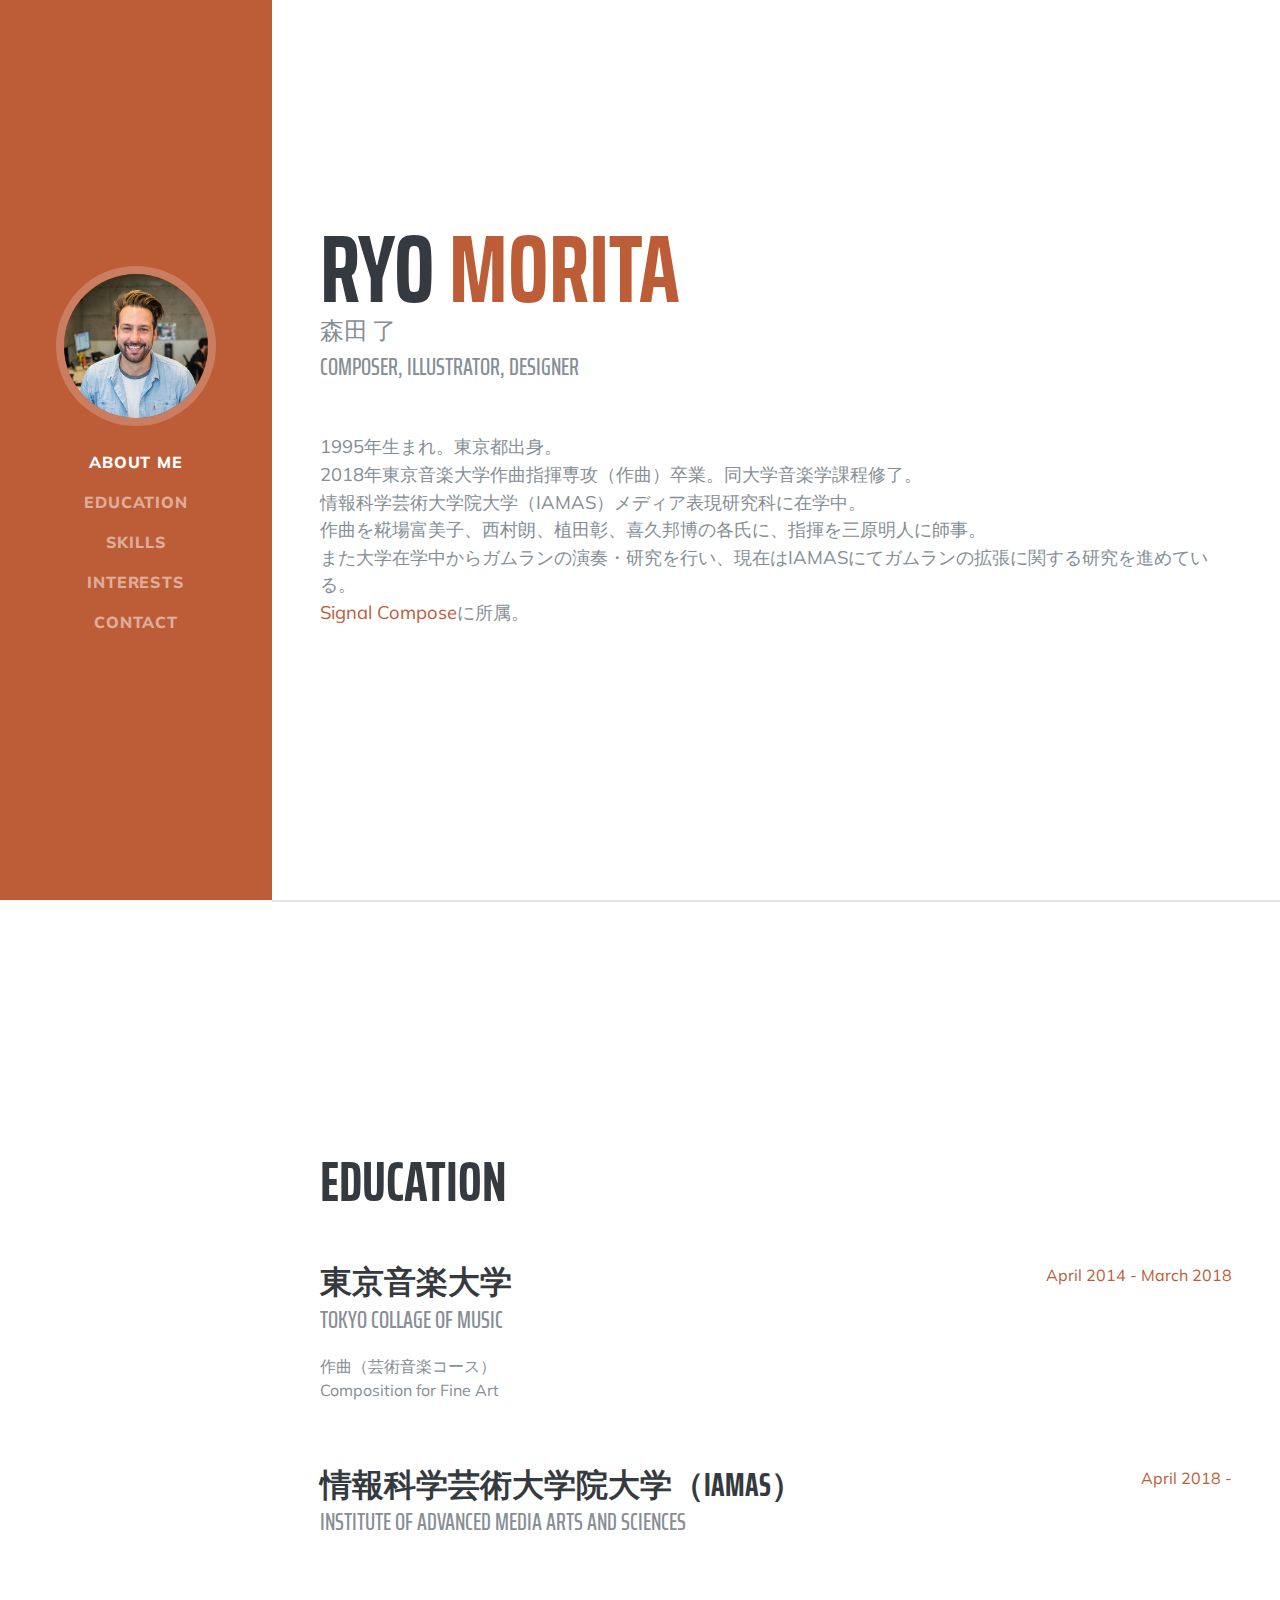
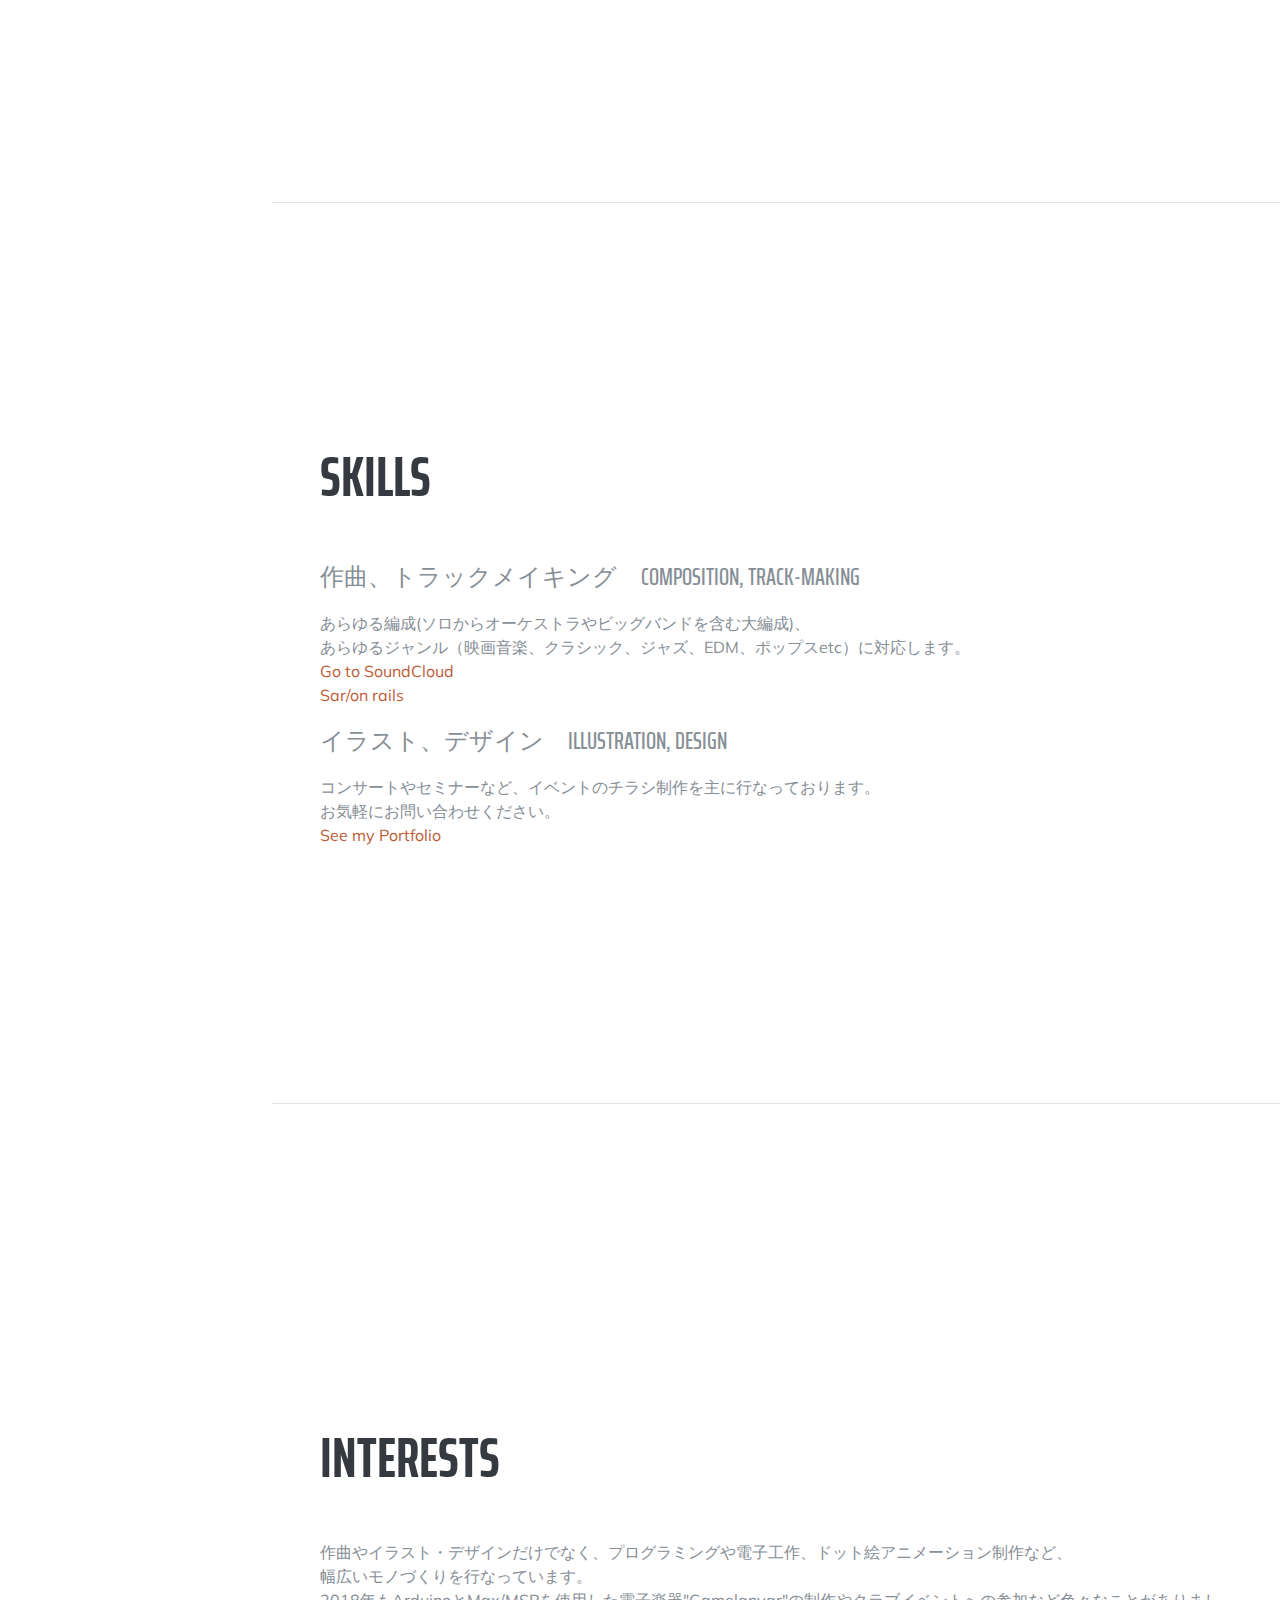
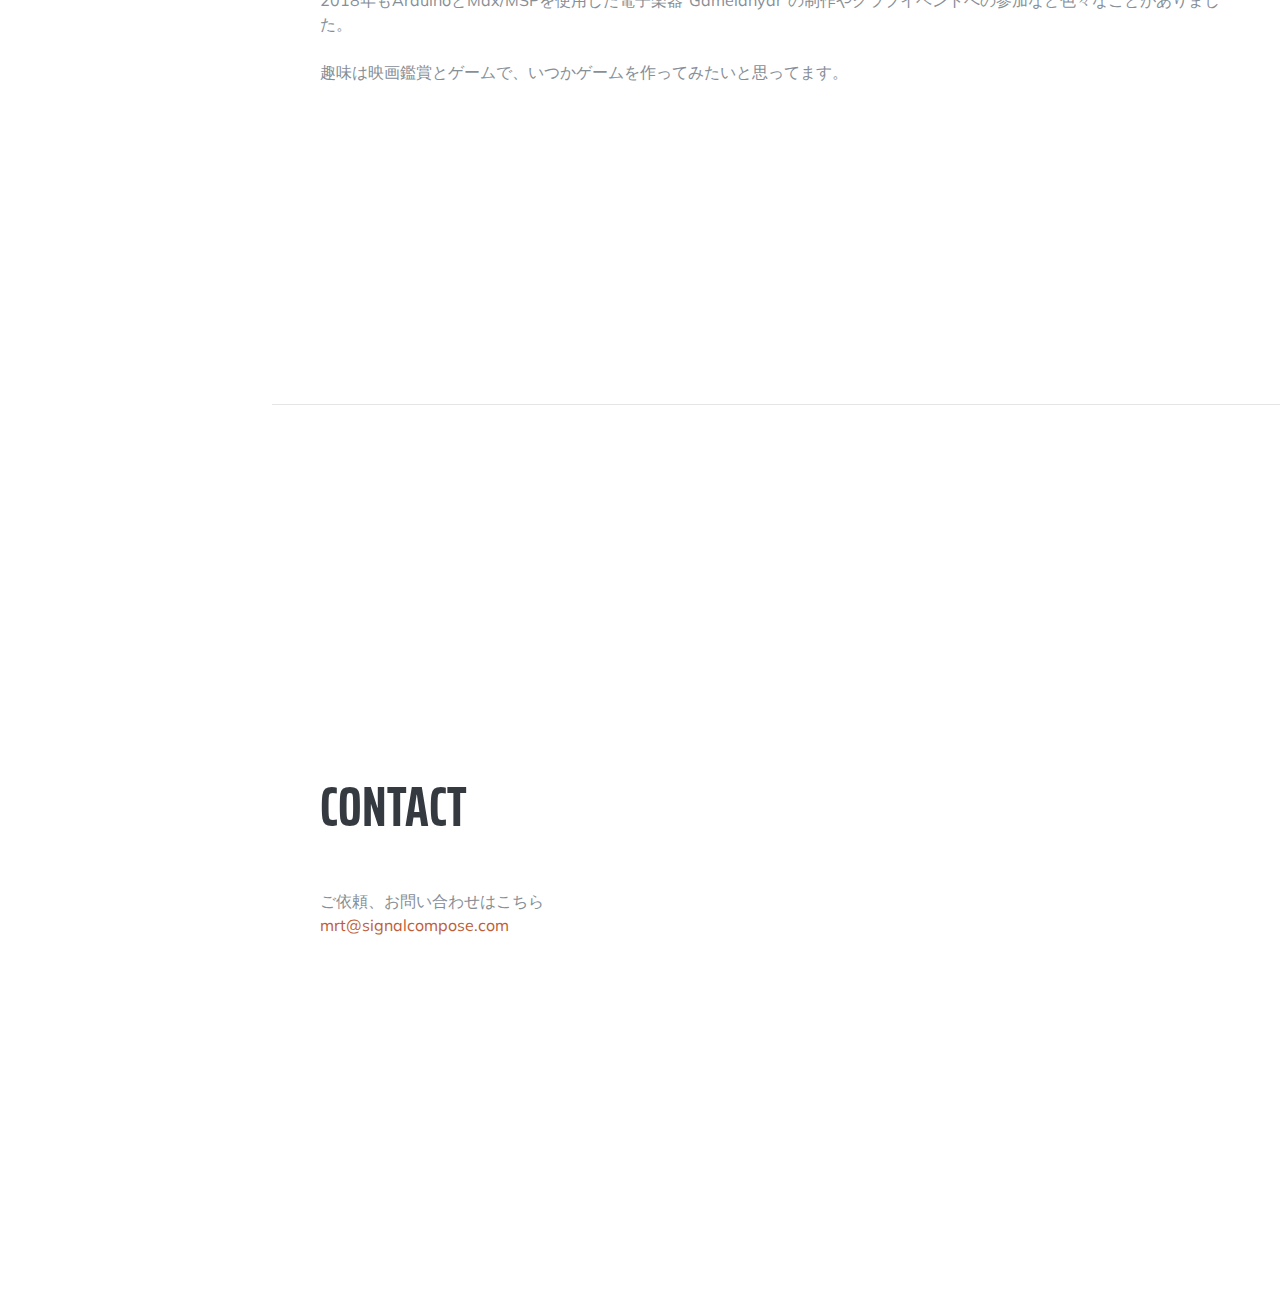
<file: index.html>
<!DOCTYPE html>
<html lang="ja">

<head>

  <meta charset="utf-8">
  <meta name="viewport" content="width=device-width, initial-scale=1, shrink-to-fit=no">
  <meta name="description" content="">
  <meta name="author" content="">

  <title>Ryo Morita</title>

  <!-- Bootstrap core CSS -->
  <link href="vendor/bootstrap/css/bootstrap.min.css" rel="stylesheet">

  <!-- Custom fonts for this template -->
  <link href="https://fonts.googleapis.com/css?family=Saira+Extra+Condensed:500,700" rel="stylesheet">
  <link href="https://fonts.googleapis.com/css?family=Muli:400,400i,800,800i" rel="stylesheet">
  <link href="vendor/fontawesome-free/css/all.min.css" rel="stylesheet">

  <!-- Custom styles for this template -->
  <link href="css/resume.min.css" rel="stylesheet">

</head>

<body id="page-top">

  <nav class="navbar navbar-expand-lg navbar-dark bg-primary fixed-top" id="sideNav">
    <a class="navbar-brand js-scroll-trigger" href="#page-top">
      <span class="d-block d-lg-none">Ryo Morita</span>
      <span class="d-none d-lg-block">
        <img class="img-fluid img-profile rounded-circle mx-auto mb-2" src="img/profile.jpg" alt="">
      </span>
    </a>
    <button class="navbar-toggler" type="button" data-toggle="collapse" data-target="#navbarSupportedContent" aria-controls="navbarSupportedContent" aria-expanded="false" aria-label="Toggle navigation">
      <span class="navbar-toggler-icon"></span>
    </button>
    <div class="collapse navbar-collapse" id="navbarSupportedContent">
      <ul class="navbar-nav">
        <li class="nav-item">
          <a class="nav-link js-scroll-trigger" href="#about">About ME</a>
        </li>
        <!-- <li class="nav-item">
          <a class="nav-link js-scroll-trigger" href="#experience">Experience</a>
        </li> -->
        <li class="nav-item">
          <a class="nav-link js-scroll-trigger" href="#education">Education</a>
        </li>
        <li class="nav-item">
          <a class="nav-link js-scroll-trigger" href="#skills">Skills</a>
        </li>
        <li class="nav-item">
          <a class="nav-link js-scroll-trigger" href="#interests">Interests</a>
        </li>
        <!-- <li class="nav-item">
          <a class="nav-link js-scroll-trigger" href="#awards">Awards</a>
        </li> -->
        <li class="nav-item">
          <a class="nav-link js-scroll-trigger" href="#contact">Contact</a>
        </li>
      </ul>
    </div>
  </nav>

  <div class="container-fluid p-0">

    <section class="resume-section p-3 p-lg-5 d-flex align-items-center" id="about">
      <div class="w-100">
        <h1 class="mb-0">Ryo
          <span class="text-primary">Morita</span>
        </h1>
        <!-- testtesttest -->
        <!-- <div class="subheading mb-5">3542 Berry Street · Cheyenne Wells, CO 80810 · (317) 585-8468 ·
          <a href="mailto:mrt@signalcompose.com">mrt@signalcompose.com</a>
        </div> -->
        <div class="subheading mb-5">森田 了
          <div>Composer, Illustrator, Designer</div>
        </div>

        <p class="lead mb-5">
          1995年生まれ。東京都出身。</br>
          2018年東京音楽大学作曲指揮専攻（作曲）卒業。同大学音楽学課程修了。</br>
          情報科学芸術大学院大学（IAMAS）メディア表現研究科に在学中。</br>
          作曲を糀場富美子、西村朗、植田彰、喜久邦博の各氏に、指揮を三原明人に師事。</br>
          また大学在学中からガムランの演奏・研究を行い、現在はIAMASにてガムランの拡張に関する研究を進めている。</br>
          <a href="http://signalcompose.com/">Signal Compose</a>に所属。</br>
        </p>

        <div class="social-icons">
          <!-- <a href="#">
            <i class="fab fa-linkedin-in"></i>
          </a>
          <a href="#">
            <i class="fab fa-github"></i>
          </a>
          <a href="#">
            <i class="fab fa-twitter"></i>
          </a>
          <a href="#">
            <i class="fab fa-facebook-f"></i>
          </a> -->
        </div>
      </div>
    </section>

    <hr class="m-0">

    <!-- <section class="resume-section p-3 p-lg-5 d-flex justify-content-center" id="experience">
      <div class="w-100">
        <h2 class="mb-5">Experience</h2>

        <div class="resume-item d-flex flex-column flex-md-row justify-content-between mb-5">
          <div class="resume-content">
            <h3 class="mb-0">Senior Web Developer</h3>
            <div class="subheading mb-3">Intelitec Solutions</div>
            <p>Bring to the table win-win survival strategies to ensure proactive domination. At the end of the day, going forward, a new normal that has evolved from generation X is on the runway heading towards a streamlined cloud solution. User generated content in real-time will have multiple touchpoints for offshoring.</p>
          </div>
          <div class="resume-date text-md-right">
            <span class="text-primary">March 2013 - Present</span>
          </div>
        </div>

        <div class="resume-item d-flex flex-column flex-md-row justify-content-between mb-5">
          <div class="resume-content">
            <h3 class="mb-0">Web Developer</h3>
            <div class="subheading mb-3">Intelitec Solutions</div>
            <p>Capitalize on low hanging fruit to identify a ballpark value added activity to beta test. Override the digital divide with additional clickthroughs from DevOps. Nanotechnology immersion along the information highway will close the loop on focusing solely on the bottom line.</p>
          </div>
          <div class="resume-date text-md-right">
            <span class="text-primary">December 2011 - March 2013</span>
          </div>
        </div>

        <div class="resume-item d-flex flex-column flex-md-row justify-content-between mb-5">
          <div class="resume-content">
            <h3 class="mb-0">Junior Web Designer</h3>
            <div class="subheading mb-3">Shout! Media Productions</div>
            <p>Podcasting operational change management inside of workflows to establish a framework. Taking seamless key performance indicators offline to maximise the long tail. Keeping your eye on the ball while performing a deep dive on the start-up mentality to derive convergence on cross-platform integration.</p>
          </div>
          <div class="resume-date text-md-right">
            <span class="text-primary">July 2010 - December 2011</span>
          </div>
        </div>

        <div class="resume-item d-flex flex-column flex-md-row justify-content-between">
          <div class="resume-content">
            <h3 class="mb-0">Web Design Intern</h3>
            <div class="subheading mb-3">Shout! Media Productions</div>
            <p>Collaboratively administrate empowered markets via plug-and-play networks. Dynamically procrastinate B2C users after installed base benefits. Dramatically visualize customer directed convergence without revolutionary ROI.</p>
          </div>
          <div class="resume-date text-md-right">
            <span class="text-primary">September 2008 - June 2010</span>
          </div>
        </div>

      </div>

    </section> -->

    <hr class="m-0">

    <section class="resume-section p-3 p-lg-5 d-flex align-items-center" id="education">
      <div class="w-100">
        <h2 class="mb-5">Education</h2>

        <div class="resume-item d-flex flex-column flex-md-row justify-content-between mb-5">
          <div class="resume-content">
            <h3 class="mb-0">東京音楽大学</h3>
            <div class="subheading mb-3">Tokyo Collage of Music</div>
            <div>作曲（芸術音楽コース）</div>
            <p>Composition for Fine Art</p>
          </div>
          <div class="resume-date text-md-right">
            <span class="text-primary">April 2014 - March 2018</span>
          </div>
        </div>

        <div class="resume-item d-flex flex-column flex-md-row justify-content-between">
          <div class="resume-content">
            <h3 class="mb-0">情報科学芸術大学院大学（IAMAS）</h3>
            <div class="subheading mb-3">Institute of Advanced Media Arts and Sciences</div>
            <!-- <p>GPA: 3.56</p> -->
          </div>
          <div class="resume-date text-md-right">
            <span class="text-primary">April 2018 -</span>
          </div>
        </div>

      </div>
    </section>

    <hr class="m-0">

    <section class="resume-section p-3 p-lg-5 d-flex align-items-center" id="skills">
      <div class="w-100">
        <h2 class="mb-5">Skills</h2>

        <div class="subheading mb-3">作曲、トラックメイキング　Composition, Track-making</div>
          <div>あらゆる編成(ソロからオーケストラやビッグバンドを含む大編成)、</div>
          <div>あらゆるジャンル（映画音楽、クラシック、ジャズ、EDM、ポップスetc）に対応します。</div>
          <a href="https://soundcloud.com/ryo_morita/tracks" target=”_blank”>Go to SoundCloud</a><br>
          <a href="https://morita-ryo.com/saronrails.html" target=”_blank”>Sar/on rails</a>

        <ul class="list-inline dev-icons">
          <!-- <li class="list-inline-item">
            <i class="fab fa-html5"></i>
          </li>
          <li class="list-inline-item">
            <i class="fab fa-css3-alt"></i>
          </li>
          <li class="list-inline-item">
            <i class="fab fa-js-square"></i>
          </li>
          <li class="list-inline-item">
            <i class="fab fa-angular"></i>
          </li>
          <li class="list-inline-item">
            <i class="fab fa-react"></i>
          </li>
          <li class="list-inline-item">
            <i class="fab fa-node-js"></i>
          </li>
          <li class="list-inline-item">
            <i class="fab fa-sass"></i>
          </li>
          <li class="list-inline-item">
            <i class="fab fa-less"></i>
          </li>
          <li class="list-inline-item">
            <i class="fab fa-wordpress"></i>
          </li>
          <li class="list-inline-item">
            <i class="fab fa-gulp"></i>
          </li>
          <li class="list-inline-item">
            <i class="fab fa-grunt"></i>
          </li>
          <li class="list-inline-item">
            <i class="fab fa-npm"></i>
          </li> -->
        </ul>

        <div class="subheading mb-3">イラスト、デザイン　Illustration, Design</div>
          <div>コンサートやセミナーなど、イベントのチラシ制作を主に行なっております。</div>
          <div>お気軽にお問い合わせください。</div>
          <a href="https://morit4ryo.myportfolio.com/work" target=”_blank”>See my Portfolio</a>
          <ul class="list-inline dev-icons"></ul>

        <!-- <div class="subheading mb-3">Workflow</div>
        <ul class="fa-ul mb-0">
          <li>
            <i class="fa-li fa fa-check"></i>
            Mobile-First, Responsive Design</li>
          <li>
            <i class="fa-li fa fa-check"></i>
            Cross Browser Testing &amp; Debugging</li>
          <li>
            <i class="fa-li fa fa-check"></i>
            Cross Functional Teams</li>
          <li>
            <i class="fa-li fa fa-check"></i>
            Agile Development &amp; Scrum</li>
        </ul> -->
      </div>
    </section>

    <hr class="m-0">

    <section class="resume-section p-3 p-lg-5 d-flex align-items-center" id="interests">
      <div class="w-100">
        <h2 class="mb-5">Interests</h2>
        <div>作曲やイラスト・デザインだけでなく、プログラミングや電子工作、ドット絵アニメーション制作など、</br>
          幅広いモノづくりを行なっています。</br>
          2018年もArduinoとMax/MSPを使用した電子楽器"Gamelanyar"の制作やクラブイベントへの参加など色々なことがありました。</br>
        <p class="mb-0"></br>趣味は映画鑑賞とゲームで、いつかゲームを作ってみたいと思ってます。</p></div>
      </div>
    </section>

    <!-- <hr class="m-0">

    <section class="resume-section p-3 p-lg-5 d-flex align-items-center" id="awards">
      <div class="w-100">
        <h2 class="mb-5">Awards &amp; Certifications</h2>
        <ul class="fa-ul mb-0">
          <li>
            <i class="fa-li fa fa-trophy text-warning"></i>
            Google Analytics Certified Developer</li>
          <li>
            <i class="fa-li fa fa-trophy text-warning"></i>
            Mobile Web Specialist - Google Certification</li>
          <li>
            <i class="fa-li fa fa-trophy text-warning"></i>
            1<sup>st</sup>
            Place - University of Colorado Boulder - Emerging Tech Competition 2009</li>
          <li>
            <i class="fa-li fa fa-trophy text-warning"></i>
            1<sup>st</sup>
            Place - University of Colorado Boulder - Adobe Creative Jam 2008 (UI Design Category)</li>
          <li>
            <i class="fa-li fa fa-trophy text-warning"></i>
            2<sup>nd</sup>
            Place - University of Colorado Boulder - Emerging Tech Competition 2008</li>
          <li>
            <i class="fa-li fa fa-trophy text-warning"></i>
            1<sup>st</sup>
            Place - James Buchanan High School - Hackathon 2006</li>
          <li>
            <i class="fa-li fa fa-trophy text-warning"></i>
            3<sup>rd</sup>
            Place - James Buchanan High School - Hackathon 2005</li>
        </ul>
      </div>
    </section> -->

    <hr class="m-0">

    <section class="resume-section p-3 p-lg-5 d-flex align-items-center" id="contact">
      <div class="w-100">
        <h2 class="mb-5">Contact</h2>
        <div>ご依頼、お問い合わせはこちら</div>
        <a href="mailto:mrt@signalcompose.com">mrt@signalcompose.com</a>
      </div>
    </section>

  </div>

  <!-- Bootstrap core JavaScript -->
  <script src="vendor/jquery/jquery.min.js"></script>
  <script src="vendor/bootstrap/js/bootstrap.bundle.min.js"></script>

  <!-- Plugin JavaScript -->
  <script src="vendor/jquery-easing/jquery.easing.min.js"></script>

  <!-- Custom scripts for this template -->
  <script src="js/resume.min.js"></script>

</body>

</html>
</file>
<file: css/resume.min.css>
/*!
 * Start Bootstrap - Resume v5.0.5 (https://startbootstrap.com/template-overviews/resume)
 * Copyright 2013-2019 Start Bootstrap
 * Licensed under MIT (https://github.com/BlackrockDigital/startbootstrap-resume/blob/master/LICENSE)
 */body{font-family:Muli,-apple-system,BlinkMacSystemFont,'Segoe UI',Roboto,'Helvetica Neue',Arial,sans-serif,'Apple Color Emoji','Segoe UI Emoji','Segoe UI Symbol','Noto Color Emoji';padding-top:54px;color:#868e96}@media (min-width:992px){body{padding-top:0;padding-left:17rem}}h1,h2,h3,h4,h5,h6{font-family:'Saira Extra Condensed',-apple-system,BlinkMacSystemFont,'Segoe UI',Roboto,'Helvetica Neue',Arial,sans-serif,'Apple Color Emoji','Segoe UI Emoji','Segoe UI Symbol','Noto Color Emoji';font-weight:700;text-transform:uppercase;color:#343a40}h1{font-size:6rem;line-height:5.5rem}h2{font-size:3.5rem}h3{font-size:2rem}p.lead{font-size:1.15rem;font-weight:400}.subheading{text-transform:uppercase;font-weight:500;font-family:'Saira Extra Condensed',-apple-system,BlinkMacSystemFont,'Segoe UI',Roboto,'Helvetica Neue',Arial,sans-serif,'Apple Color Emoji','Segoe UI Emoji','Segoe UI Symbol','Noto Color Emoji';font-size:1.5rem}.social-icons a{display:inline-block;height:3.5rem;width:3.5rem;background-color:#495057;color:#fff!important;border-radius:100%;text-align:center;font-size:1.5rem;line-height:3.5rem;margin-right:1rem}.social-icons a:last-child{margin-right:0}.social-icons a:hover{background-color:#bd5d38}.dev-icons{font-size:3rem}.dev-icons .list-inline-item i:hover{color:#bd5d38}#sideNav .navbar-nav .nav-item .nav-link{font-weight:800;letter-spacing:.05rem;text-transform:uppercase}#sideNav .navbar-toggler:focus{outline-color:#d48a6e}@media (min-width:992px){#sideNav{text-align:center;position:fixed;top:0;left:0;display:-webkit-box;display:-ms-flexbox;display:flex;-webkit-box-orient:vertical;-webkit-box-direction:normal;-ms-flex-direction:column;flex-direction:column;width:17rem;height:100vh}#sideNav .navbar-brand{display:-webkit-box;display:-ms-flexbox;display:flex;margin:auto auto 0;padding:.5rem}#sideNav .navbar-brand .img-profile{max-width:10rem;max-height:10rem;border:.5rem solid rgba(255,255,255,.2)}#sideNav .navbar-collapse{display:-webkit-box;display:-ms-flexbox;display:flex;-webkit-box-align:start;-ms-flex-align:start;align-items:flex-start;-webkit-box-flex:0;-ms-flex-positive:0;flex-grow:0;width:100%;margin-bottom:auto}#sideNav .navbar-collapse .navbar-nav{-webkit-box-orient:vertical;-webkit-box-direction:normal;-ms-flex-direction:column;flex-direction:column;width:100%}#sideNav .navbar-collapse .navbar-nav .nav-item{display:block}#sideNav .navbar-collapse .navbar-nav .nav-item .nav-link{display:block}}section.resume-section{padding-top:5rem!important;padding-bottom:5rem!important;max-width:75rem}section.resume-section .resume-item .resume-date{min-width:none}@media (min-width:768px){section.resume-section{min-height:100vh}section.resume-section .resume-item .resume-date{min-width:18rem}}@media (min-width:992px){section.resume-section{padding-top:3rem!important;padding-bottom:3rem!important}}.bg-primary{background-color:#bd5d38!important}.text-primary{color:#bd5d38!important}a{color:#bd5d38}a:active,a:focus,a:hover{color:#824027}
</file>
